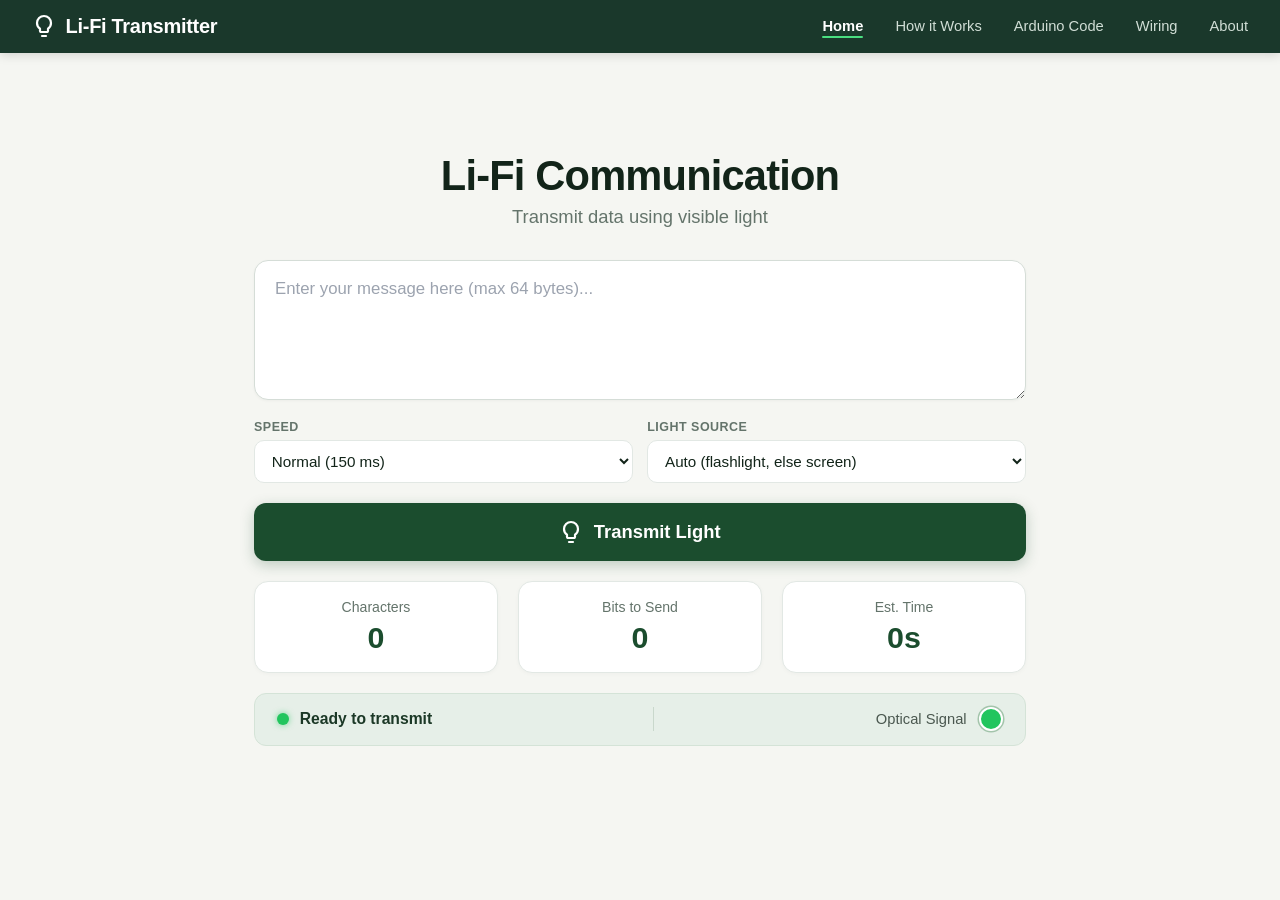
<file: lifi-transmitter-vercel-ready-updated/index.html>
<!DOCTYPE html>
<html lang="en">
<head>
  <meta charset="UTF-8">
  <meta name="viewport" content="width=device-width, initial-scale=1.0, maximum-scale=1.0, user-scalable=no">
  <title>Li-Fi Transmitter</title>
  <meta name="description" content="Transmit data using visible light to Arduino Li-Fi receiver.">
  <meta name="theme-color" content="#1a382b">
  <link rel="stylesheet" href="style.css">
  <link rel="icon" type="image/png" href="assets/LiFi-image-01.png">
</head>
<body>

  <!-- Fullscreen Strobe Overlay -->
  <div id="screen-flasher">
    <button id="screen-flasher-exit">✕ Exit Strobe</button>
  </div>

  <!-- NAVBAR -->
  <nav class="navbar">
    <a href="#" class="brand">
      <svg class="brand-icon" viewBox="0 0 24 24" fill="none" stroke="currentColor" stroke-width="2.2" stroke-linecap="round" stroke-linejoin="round">
        <path d="M9 18h6"></path>
        <path d="M10 22h4"></path>
        <path d="M12 2a7 7 0 0 0-7 7c0 2.38 1.19 4.47 3 5.74V17a1 1 0 0 0 1 1h6a1 1 0 0 0 1-1v-2.26c1.81-1.27 3-3.36 3-5.74a7 7 0 0 0-7-7z"></path>
      </svg>
      <span>Li-Fi Transmitter</span>
    </a>
    <ul class="nav-links">
      <li><a class="nav-link active" data-modal="home">Home</a></li>
      <li><a class="nav-link" data-modal="how-it-works">How it Works</a></li>
      <li><a class="nav-link" data-modal="arduino-code">Arduino Code</a></li>
      <li><a class="nav-link" data-modal="wiring">Wiring</a></li>
      <li><a class="nav-link" data-modal="about">About</a></li>
    </ul>
  </nav>

  <!-- MAIN WRAPPER -->
  <main class="main-wrapper">
    
    <!-- Hero Header -->
    <section class="hero-section">
      <h1 class="hero-title">Li-Fi Communication</h1>
      <p class="hero-subtitle">Transmit data using visible light</p>
    </section>

    <!-- Transmitter Form Area -->
    <section class="transmitter-container">
      
      <!-- Textarea Input -->
      <textarea id="message-input" class="message-box" placeholder="Enter your message here (max 64 bytes)..." maxlength="200"></textarea>

      <!-- Options -->
      <div class="options-row">
        <label class="option-group">
          <span class="option-label">Speed</span>
          <select id="speed-select" class="option-select">
            <option value="100">Fast (100 ms)</option>
            <option value="150" selected>Normal (150 ms)</option>
            <option value="250">Safe (250 ms)</option>
          </select>
        </label>
        <label class="option-group">
          <span class="option-label">Light source</span>
          <select id="mode-select" class="option-select">
            <option value="auto" selected>Auto (flashlight, else screen)</option>
            <option value="torch">Flashlight only</option>
            <option value="screen">Screen flash</option>
          </select>
        </label>
      </div>

      <!-- Transmit Light Button -->
      <button id="transmit-btn" class="btn-transmit">
        <svg viewBox="0 0 24 24" fill="none" stroke="currentColor" stroke-width="2.2" stroke-linecap="round" stroke-linejoin="round">
          <path d="M9 18h6"></path>
          <path d="M10 22h4"></path>
          <path d="M12 2a7 7 0 0 0-7 7c0 2.38 1.19 4.47 3 5.74V17a1 1 0 0 0 1 1h6a1 1 0 0 0 1-1v-2.26c1.81-1.27 3-3.36 3-5.74a7 7 0 0 0-7-7z"></path>
        </svg>
        <span id="btn-text">Transmit Light</span>
      </button>

      <button id="stop-btn" class="btn-transmit btn-stop">
        <span>✕ Stop Transmission</span>
      </button>

      <!-- Metrics Row (Characters, Bits to Send, Packets) -->
      <div class="metrics-row">
        <div class="metric-card">
          <div class="metric-label">Characters</div>
          <div id="stat-chars" class="metric-value">0</div>
        </div>
        <div class="metric-card">
          <div class="metric-label">Bits to Send</div>
          <div id="stat-bits" class="metric-value">0</div>
        </div>
        <div class="metric-card">
          <div class="metric-label">Est. Time</div>
          <div id="stat-packets" class="metric-value">0</div>
        </div>
      </div>

      <!-- Status Pill -->
      <div class="status-pill">
        <div class="status-left">
          <div id="status-dot" class="status-dot"></div>
          <span id="status-text">Ready to transmit</span>
        </div>
        <div class="status-divider"></div>
        <div class="status-right">
          <span>Optical Signal</span>
          <div id="signal-lamp" class="signal-lamp"></div>
        </div>
      </div>

      <!-- Progress Bar & Bitstream Debug -->
      <div id="progress-wrap" class="progress-wrap">
        <div id="progress-bar" class="progress-bar"></div>
      </div>
      <div id="bitstream-info" class="bitstream-info"></div>

    </section>

  </main>

  <!-- MODAL: HOW IT WORKS -->
  <div id="modal-how-it-works" class="modal-overlay">
    <div class="modal-card">
      <div class="modal-header">
        <h2 class="modal-title">How Li-Fi Transmission Works</h2>
        <button class="modal-close">&times;</button>
      </div>
      <p style="color: #4b5563; line-height: 1.6; margin-bottom: 1rem;">
        Li-Fi (Light Fidelity) sends data with visible light. Your phone flashlight (or screen) blinks in a pattern, and an LDR light sensor connected to an Arduino Uno turns the blinks back into text on a 16x2 LCD.
      </p>

      <h3 style="font-size:1.02rem; margin:1.1rem 0 0.5rem; color:#122419;">1. Your text becomes bytes</h3>
      <p style="color: #4b5563; line-height: 1.6; margin-bottom: 1rem;">
        The message is converted to UTF-8 bytes (up to <b>64 bytes</b>), so letters, numbers, symbols and spaces all work. A frame is built from: sync byte <b>0xA5</b>, a <b>length</b> byte, your <b>payload</b>, and a <b>CRC-8</b> check byte.
      </p>

      <h3 style="font-size:1.02rem; margin:1.1rem 0 0.5rem; color:#122419;">2. Bytes become light (Manchester coding)</h3>
      <ul style="color: #4b5563; line-height: 1.7; padding-left: 1.2rem; margin-bottom: 1rem;">
        <li><b>Start header:</b> light ON for 8 slots, then OFF for 2 slots. The Arduino measures the header to learn the speed automatically.</li>
        <li><b>Bit 1</b> = light ON then OFF. <b>Bit 0</b> = light OFF then ON. Every bit has a change in the middle, so the receiver re-synchronises on every bit and timing drift cannot build up.</li>
        <li>Bits are sent MSB first, 2 slots per bit, 16 slots per byte.</li>
      </ul>

      <h3 style="font-size:1.02rem; margin:1.1rem 0 0.5rem; color:#122419;">3. The Arduino decodes it</h3>
      <ul style="color: #4b5563; line-height: 1.7; padding-left: 1.2rem; margin-bottom: 1rem;">
        <li>The LDR module on <b>D2</b> is read continuously, with a 4 ms glitch filter.</li>
        <li>Light changes are timed and decoded into bits, and the receiver compensates for an LDR that turns off slower than it turns on.</li>
        <li>The LCD shows <b>each letter as it arrives</b> (<code>Receiving:</code>), then <code>LiFi Received:</code> with the full message after the CRC check passes. After <b>5 seconds</b> it goes back to <code>Waiting data...</code> for the next message.</li>
        <li>If the check fails, the LCD shows the reason (<code>Bad start</code>, <code>Lost sync</code>, <code>CRC error</code>...) instead of wrong letters.</li>
      </ul>

      <h3 style="font-size:1.02rem; margin:1.1rem 0 0.5rem; color:#122419;">Speed and transmission time</h3>
      <table style="width:100%; border-collapse:collapse; font-size:0.9rem; margin-bottom:1rem;">
        <thead><tr><th style="padding:7px 8px; text-align:left; border-bottom:2px solid #e5e7eb;">Speed</th><th style="padding:7px 8px; text-align:left; border-bottom:2px solid #e5e7eb;">Slot (T)</th><th style="padding:7px 8px; text-align:left; border-bottom:2px solid #e5e7eb;">"Hello" (5 chars)</th><th style="padding:7px 8px; text-align:left; border-bottom:2px solid #e5e7eb;">64 bytes</th></tr></thead>
        <tbody>
          <tr><td style="padding:7px 8px; border-bottom:1px solid #eef0ee;">Fast</td><td style="padding:7px 8px; border-bottom:1px solid #eef0ee;">100 ms</td><td style="padding:7px 8px; border-bottom:1px solid #eef0ee;">~14 s</td><td style="padding:7px 8px; border-bottom:1px solid #eef0ee;">~108 s</td></tr>
          <tr><td style="padding:7px 8px; border-bottom:1px solid #eef0ee;">Normal</td><td style="padding:7px 8px; border-bottom:1px solid #eef0ee;">150 ms</td><td style="padding:7px 8px; border-bottom:1px solid #eef0ee;">~21 s</td><td style="padding:7px 8px; border-bottom:1px solid #eef0ee;">~163 s</td></tr>
          <tr><td style="padding:7px 8px; border-bottom:1px solid #eef0ee;">Safe</td><td style="padding:7px 8px; border-bottom:1px solid #eef0ee;">250 ms</td><td style="padding:7px 8px; border-bottom:1px solid #eef0ee;">~35 s</td><td style="padding:7px 8px; border-bottom:1px solid #eef0ee;">~271 s</td></tr>
        </tbody>
      </table>
      <p style="color:#64746b; font-size:0.85rem; line-height:1.5;">
        Add about 3.6 s for the start countdown and lead-in. Frame length = 12 slots + 16 slots per byte (payload + 3). If you see errors, use Safe speed, dim the room and move the phone closer (2&ndash;5&nbsp;cm).
      </p>
    </div>
  </div>

  <!-- MODAL: ARDUINO CODE -->
  <div id="modal-arduino-code" class="modal-overlay">
    <div class="modal-card">
      <div class="modal-header">
        <h2 class="modal-title">Arduino Uno Receiver Code</h2>
        <button class="modal-close">&times;</button>
      </div>
      <p style="color: #4b5563; font-size: 0.9rem; line-height:1.6;">
        <b>Receiver v2.1</b> for Arduino Uno. Needs the <b>LiquidCrystal I2C</b> library (Frank de Brabander). LDR module DO &rarr; <b>D2</b>, LCD SDA &rarr; <b>A4</b>, SCL &rarr; <b>A5</b> (LCD address is auto-detected).
        First run it once with <b>CALIBRATE 1</b> to tune the LDR module (steps are at the top of the code), then set it back to 0 and upload again.
      </p>
      <button id="copy-code-btn" class="btn-copy">📋 Copy Code</button>
      <pre id="arduino-source" class="code-box">/*
  =====================================================================
  Li-Fi Receiver v2.1  -  Manchester coded, self-clocking, CRC checked
  Live letters on the LCD, full message for 5 s, then ready again
  =====================================================================
  Works with the Li-Fi Transmitter web app (any text, numbers, symbols,
  spaces, even UTF-8 bytes). Speed is detected automatically from the
  start header, so Fast / Normal / Safe speeds on the website all work.

  Hardware:
    LDR module DO  -&gt; D2        (VCC -&gt; 5V, GND -&gt; GND)
    I2C LCD 16x2   -&gt; SDA = A4, SCL = A5 (address auto-detected)

  Libraries: &quot;LiquidCrystal I2C&quot; (Frank de Brabander), Wire (built-in)

  FIRST TIME SETUP (important!):
    1. Set CALIBRATE to 1, upload, open Serial Monitor (9600).
    2. Room lighting: LCD must show DARK. Phone torch 2-5 cm from the
       LDR: LCD must show LIGHT. Turn the blue potentiometer on the LDR
       module until both are true.
    3. If it shows the opposite (LIGHT when dark), change LIGHT_LEVEL
       from LOW to HIGH.
    4. Set CALIBRATE back to 0 and upload again.

  Frame format (all bits Manchester coded, T = half-bit time):
    HEADER : light ON for 8T            -&gt; receiver measures T from this
    GAP    : light OFF for 2T
    BYTES  : 0xA5 (sync) | LEN | payload bytes... | CRC8(LEN+payload)
    bit 1  = ON then OFF   (falling edge in the middle of the bit)
    bit 0  = OFF then ON   (rising  edge in the middle of the bit)
  =====================================================================
*/

#include &lt;Wire.h&gt;
#include &lt;LiquidCrystal_I2C.h&gt;

// ------------------------- SETTINGS ---------------------------------
#define LDR_PIN       2
#define LIGHT_LEVEL   LOW     // pin level when LIGHT is detected (most LM393 LDR modules: LOW)
#define CALIBRATE     0       // 1 = sensor test mode, 0 = normal receiver
// --------------------------------------------------------------------

#define DEBOUNCE_MS   4       // ignore glitches shorter than this
#define MAX_PAYLOAD   64      // maximum message length in bytes
#define SYNC_BYTE     0xA5
#define T_MIN_MS      40      // slowest/fastest half-bit accepted
#define T_MAX_MS      400
#define GUARD_MS      1500    // darkness needed after a frame before re-arming

enum { RX_OK = 0, E_HEADER, E_TIMING, E_SYNC, E_LEN, E_CRC };

void liveShow(byte count);   // defined below (live letter display)

LiquidCrystal_I2C *lcd;

// ----- filtered sensor state -----
bool          lightOn    = false;
unsigned long lastEdgeMs = 0;     // time the last confirmed change started
bool          candActive = false;
unsigned long candMs     = 0;

// ----- frame data -----
byte          payload[MAX_PAYLOAD + 1];
byte          payloadLen = 0;
unsigned long T = 150;

bool armed = false;

// ----- edge log (printed on errors to help debugging) -----
#define EDGE_LOG_SIZE 40
unsigned long edgeT[EDGE_LOG_SIZE];
bool          edgeR[EDGE_LOG_SIZE];
byte          edgeN = 0;

// =====================================================================
//  Sensor handling
// =====================================================================
void sensorUpdate() {
  bool raw = (digitalRead(LDR_PIN) == LIGHT_LEVEL);
  if (raw == lightOn) {
    candActive = false;
    return;
  }
  unsigned long now = millis();
  if (!candActive) {
    candActive = true;
    candMs = now;
    return;
  }
  if (now - candMs &gt;= DEBOUNCE_MS) {
    lightOn = raw;
    lastEdgeMs = candMs;          // real time the change began
    candActive = false;
    digitalWrite(LED_BUILTIN, lightOn ? HIGH : LOW);
    if (edgeN &lt; EDGE_LOG_SIZE) { edgeT[edgeN] = lastEdgeMs; edgeR[edgeN] = lightOn; edgeN++; }
  }
}

void waitUntilMs(unsigned long t) {
  while ((long)(millis() - t) &lt; 0) sensorUpdate();
}

// =====================================================================
//  CRC-8 (poly 0x07, init 0x00)  - same as the website
// =====================================================================
byte crc8Update(byte crc, byte data) {
  crc ^= data;
  for (byte i = 0; i &lt; 8; i++) {
    crc = (crc &amp; 0x80) ? (byte)((crc &lt;&lt; 1) ^ 0x07) : (byte)(crc &lt;&lt; 1);
  }
  return crc;
}

// =====================================================================
//  Manchester decoding (edge based, self-calibrating)
//
//  Edges always alternate rise/fall. After a &quot;mid-bit&quot; edge the next edge
//  comes T later (a bit-boundary edge) or 2T later (the next mid-bit edge).
//  An LDR usually turns OFF slower than it turns ON, which shifts falling
//  edges later than rising edges. D = that difference. It is measured from
//  the header and then tracked, so it cancels out.
// =====================================================================
long dT;               // half-bit time (ms)
long dD;               // falling-edge delay minus rising-edge delay (ms)
unsigned long dTp;     // time of previous edge
bool dPrevMid;         // was the previous edge a mid-bit edge?

// Wait for the next confirmed light change. Returns false on timeout.
bool waitEdge(unsigned long deadline, unsigned long &amp;te, bool &amp;rising) {
  bool before = lightOn;
  while ((long)(millis() - deadline) &lt; 0) {
    sensorUpdate();
    if (lightOn != before) {
      te = lastEdgeMs;
      rising = lightOn;
      return true;
    }
  }
  return false;
}

// Returns the next decoded bit (0/1) or -1 on error.
int nextBit() {
  for (byte guard = 0; guard &lt; 3; guard++) {
    unsigned long te;
    bool rising;
    if (!waitEdge(dTp + 3UL * dT, te, rising)) return -1;

    long I  = (long)(te - dTp);                 // time since previous edge
    long Ic = rising ? (I + dD) : (I - dD);     // remove rise/fall delay difference
    long n  = (Ic + dT / 2) / dT;               // 1 -&gt; one T, 2 -&gt; two T
    if (Ic &lt; 0) n = 0;

    if (n &lt; 1 || n &gt; 2) return -1;
    if (!dPrevMid &amp;&amp; n != 1) return -1;         // after a boundary edge a mid edge must follow in T

    // refine the rise/fall delay estimate
    long sample = rising ? (n * dT - I) : (I - n * dT);
    dD += (sample - dD) / 8;

    dTp = te;
    if (dPrevMid &amp;&amp; n == 1) {                   // bit-boundary edge: not data
      dPrevMid = false;
      continue;
    }
    dPrevMid = true;                            // mid-bit edge = data
    return rising ? 0 : 1;                      // rising = 0, falling = 1
  }
  return -1;
}

int readByte() {
  byte v = 0;
  for (byte i = 0; i &lt; 8; i++) {
    int b = nextBit();
    if (b &lt; 0) return -1;
    v = (v &lt;&lt; 1) | (byte)b;
  }
  return v;
}

// tRise = time the light first turned ON (start of header)
byte receiveFrame(unsigned long tRise) {
  // ---- header: light stays ON for 8T (+ delay difference), then goes OFF ----
  while (lightOn) {
    sensorUpdate();
    if (millis() - tRise &gt; (unsigned long)T_MAX_MS * 8UL + 300UL) return E_HEADER;
  }
  unsigned long tFall = lastEdgeMs;
  long H = (long)(tFall - tRise);
  if (H &lt; (long)T_MIN_MS * 8 || H &gt; (long)T_MAX_MS * 8 + 200) return E_HEADER;
  long T0 = H / 8;

  // ---- first edge: light ON again after the 2T gap (first sync bit is 1) ----
  unsigned long te;
  bool rising;
  if (!waitEdge(tFall + 4UL * T0, te, rising)) return E_TIMING;
  long G = (long)(te - tFall);
  if (G &lt; T0 / 2 || G &gt; (T0 * 5) / 2) return E_SYNC;

  // H = 8T + D,  G = 2T - D   -&gt;   T = (H + G) / 10,  D = H - 8T
  dT = (H + G) / 10;
  dD = H - 8 * dT;
  if (dD &gt; dT) dD = dT;
  if (dD &lt; -dT) dD = -dT;
  T = (unsigned long)dT;
  dTp = te;
  dPrevMid = false;                              // that rising edge was a bit boundary

  int b = readByte();
  if (b &lt; 0) return E_TIMING;
  if (b != SYNC_BYTE) return E_SYNC;

  int len = readByte();
  if (len &lt; 0) return E_TIMING;
  if (len &lt; 1 || len &gt; MAX_PAYLOAD) return E_LEN;

  byte crc = crc8Update(0, (byte)len);
  for (int i = 0; i &lt; len; i++) {
    int v = readByte();
    if (v &lt; 0) return E_TIMING;
    payload[i] = (byte)v;
    crc = crc8Update(crc, (byte)v);
    liveShow((byte)(i + 1));
  }

  int rxCrc = readByte();
  if (rxCrc &lt; 0) return E_TIMING;
  if ((byte)rxCrc != crc) return E_CRC;

  payload[len] = 0;
  payloadLen = (byte)len;
  return RX_OK;
}

// =====================================================================
//  LCD helpers
// =====================================================================
void lcdRow(byte row, const char *s) {           // prints exactly 16 chars
  lcd-&gt;setCursor(0, row);
  byte i = 0;
  for (; s[i] &amp;&amp; i &lt; 16; i++) lcd-&gt;write(s[i]);
  for (; i &lt; 16; i++) lcd-&gt;write(' ');
}

void lcdPayloadRow(byte row, byte from) {         // 16 chars of payload from index 'from'
  lcd-&gt;setCursor(0, row);
  for (byte i = 0; i &lt; 16; i++) {
    byte idx = from + i;
    if (idx &lt; payloadLen) {
      byte c = payload[idx];
      lcd-&gt;write((c &gt;= 32 &amp;&amp; c &lt;= 126) ? c : '?');
    } else {
      lcd-&gt;write(' ');
    }
  }
}

void printEdgeLog() {
  Serial.print(F(&quot;  edges (ms from first light): &quot;));
  for (byte i = 0; i &lt; edgeN; i++) {
    Serial.print(edgeR[i] ? F(&quot;R+&quot;) : F(&quot;F+&quot;));
    Serial.print(edgeT[i] - edgeT[0]);
    Serial.print(' ');
  }
  Serial.println();
}

// Live display while a message is arriving: one new letter at a time.
// Called right after a byte is decoded (the next edge is at least T ms away,
// so the short LCD write cannot disturb the decoding).
void showReceiving() {
  lcdRow(0, &quot;Receiving:&quot;);
  lcdRow(1, &quot;&quot;);
}

void liveShow(byte count) {                      // count = letters decoded so far
  if (count &lt;= 16) {
    byte c = payload[count - 1];
    lcd-&gt;setCursor(count - 1, 1);
    lcd-&gt;write((c &gt;= 32 &amp;&amp; c &lt;= 126) ? c : '?');
  } else {                                       // scroll: show the last 16 letters
    lcd-&gt;setCursor(0, 1);
    for (byte i = count - 16; i &lt; count; i++) {
      byte c = payload[i];
      lcd-&gt;write((c &gt;= 32 &amp;&amp; c &lt;= 126) ? c : '?');
    }
  }
}

void showWaiting() {
  lcdRow(0, &quot;LiFi Receiver&quot;);
  lcdRow(1, &quot;Waiting data...&quot;);
}

void showPage(byte page) {
  if (payloadLen &lt;= 16) {
    lcdRow(0, &quot;LiFi Received:&quot;);
    lcdPayloadRow(1, 0);
  } else {
    lcdPayloadRow(0, page * 32);
    lcdPayloadRow(1, page * 32 + 16);
  }
}

void showError(byte e) {
  char line[17];
  const char *name = &quot;Unknown&quot;;
  switch (e) {
    case E_HEADER: name = &quot;Bad start&quot;;  break;
    case E_TIMING: name = &quot;Lost sync&quot;;  break;
    case E_SYNC:   name = &quot;No sync&quot;;    break;
    case E_LEN:    name = &quot;Bad length&quot;; break;
    case E_CRC:    name = &quot;CRC error&quot;;  break;
  }
  snprintf(line, sizeof(line), &quot;ERR: %s&quot;, name);
  lcdRow(0, line);
  lcdRow(1, &quot;Send again...&quot;);
}

// =====================================================================
//  Re-arm: wait until it has been dark for GUARD_MS
// =====================================================================
void waitForQuiet() {
  // Longest dark stretch inside a frame is about 2T, so 3T + 300 ms is safe
  unsigned long guard = 3UL * T + 300UL;
  if (guard &gt; GUARD_MS) guard = GUARD_MS;
  unsigned long darkSince = millis();
  while (true) {
    sensorUpdate();
    if (lightOn) darkSince = millis();
    else if (millis() - darkSince &gt;= guard) break;
  }
}

// Wait 'ms' milliseconds; returns true early if a new transmission starts.
bool holdMs(unsigned long ms) {
  unsigned long t = millis();
  while (millis() - t &lt; ms) {
    sensorUpdate();
    if (lightOn) return true;
  }
  return false;
}

// =====================================================================
//  Setup
// =====================================================================
byte findLcdAddress() {
  const byte list[] = {0x27, 0x3F, 0x26, 0x20, 0x38};
  for (byte i = 0; i &lt; sizeof(list); i++) {
    Wire.beginTransmission(list[i]);
    if (Wire.endTransmission() == 0) return list[i];
  }
  return 0x27;
}

void setup() {
  pinMode(LDR_PIN, INPUT);
  pinMode(LED_BUILTIN, OUTPUT);
  Serial.begin(9600);
  Wire.begin();

  byte addr = findLcdAddress();
  lcd = new LiquidCrystal_I2C(addr, 16, 2);
  lcd-&gt;init();
  lcd-&gt;backlight();
  lcd-&gt;clear();

  lightOn = (digitalRead(LDR_PIN) == LIGHT_LEVEL);
  lastEdgeMs = millis();

  Serial.println(F(&quot;==========================================&quot;));
  Serial.println(F(&quot; Li-Fi Receiver v2 (Manchester + CRC)&quot;));
  Serial.print(F(&quot; LCD address: 0x&quot;));
  Serial.println(addr, HEX);
#if CALIBRATE
  Serial.println(F(&quot; MODE: CALIBRATION (set CALIBRATE 0 when done)&quot;));
#endif
  Serial.println(F(&quot;==========================================&quot;));

#if !CALIBRATE
  showWaiting();
#endif
}

// =====================================================================
//  Main loop
// =====================================================================
void loop() {
#if CALIBRATE
  // ---- Sensor test: shows LIGHT / DARK live ----
  static int lastShown = -1;
  sensorUpdate();
  if ((int)lightOn != lastShown) {
    lastShown = lightOn;
    lcdRow(0, &quot;SENSOR TEST MODE&quot;);
    lcdRow(1, lightOn ? &quot;State: LIGHT&quot; : &quot;State: DARK&quot;);
    Serial.println(lightOn ? F(&quot;LIGHT&quot;) : F(&quot;DARK&quot;));
  }
#else
  sensorUpdate();

  // Must see darkness first, so a lamp that is already on never triggers us.
  if (!lightOn) {
    if (!armed &amp;&amp; millis() - lastEdgeMs &gt; 300) armed = true;
    return;
  }
  if (!armed) return;

  // Light just turned ON -&gt; start of a frame header
  armed = false;
  unsigned long tRise = lastEdgeMs;
  edgeN = 1;                       // keep the header rise already logged
  edgeT[0] = tRise; edgeR[0] = true;
  T = 150;
  showReceiving();                 // header lasts &gt;= 0.8 s, plenty of time for this
  byte result = receiveFrame(tRise);

  if (result == RX_OK) {
    Serial.print(F(&quot;RX OK  T=&quot;));
    Serial.print(T);
    Serial.print(F(&quot;ms  len=&quot;));
    Serial.print(payloadLen);
    Serial.print(F(&quot;  msg: &quot;));
    Serial.write(payload, payloadLen);
    Serial.println();

    // Full message on the LCD, then back to &quot;Waiting&quot; after 5 seconds
    showPage(0);
    waitForQuiet();

    bool newMsg = false;
    byte pages = (payloadLen + 31) / 32;
    if (payloadLen &gt; 16) {                       // long message: 32-letter pages
      for (byte p = 1; p &lt; pages &amp;&amp; !newMsg; p++) {
        newMsg = holdMs(3000);
        if (!newMsg) showPage(p);
      }
    }
    if (!newMsg) newMsg = holdMs(5000);
    if (!newMsg) showWaiting();                  // ready for the next message
  } else {
    Serial.print(F(&quot;RX ERROR code &quot;));
    Serial.print(result);
    Serial.print(F(&quot;  (T=&quot;));
    Serial.print(T);
    Serial.println(F(&quot;ms)&quot;));
    printEdgeLog();
    showError(result);
    waitForQuiet();
    if (!holdMs(3000)) showWaiting();
  }
  armed = true;
#endif
}
</pre>
    </div>
  </div>

  <!-- MODAL: WIRING -->
  <div id="modal-wiring" class="modal-overlay">
    <div class="modal-card">
      <div class="modal-header">
        <h2 class="modal-title">Hardware Wiring Connections</h2>
        <button class="modal-close">&times;</button>
      </div>
      <table style="width: 100%; border-collapse: collapse; margin-top: 0.5rem; font-size: 0.95rem;">
        <thead>
          <tr style="border-bottom: 2px solid #e5e7eb; text-align: left;">
            <th style="padding: 8px;">Device Pin</th>
            <th style="padding: 8px;">Arduino Uno Pin</th>
          </tr>
        </thead>
        <tbody style="line-height: 1.8;">
          <tr>
            <td><b>LDR VCC (+)</b></td>
            <td style="color: #1b4d2e; font-weight: 600;">5V</td>
          </tr>
          <tr>
            <td><b>LDR GND (-)</b></td>
            <td style="color: #1b4d2e; font-weight: 600;">GND</td>
          </tr>
          <tr>
            <td><b>LDR OUT / DO / S</b></td>
            <td style="color: #1b4d2e; font-weight: 700;">Digital Pin 2 (D2)</td>
          </tr>
          <tr style="border-top: 1px solid #e5e7eb;">
            <td><b>LCD GND</b></td>
            <td style="color: #1b4d2e; font-weight: 600;">GND</td>
          </tr>
          <tr>
            <td><b>LCD VCC</b></td>
            <td style="color: #1b4d2e; font-weight: 600;">5V</td>
          </tr>
          <tr>
            <td><b>LCD SDA</b></td>
            <td style="color: #1b4d2e; font-weight: 700;">Analog Pin A4</td>
          </tr>
          <tr>
            <td><b>LCD SCL</b></td>
            <td style="color: #1b4d2e; font-weight: 700;">Analog Pin A5</td>
          </tr>
        </tbody>
      </table>
      <p style="color:#4b5563; font-size:0.9rem; line-height:1.6; margin-top:1rem;">
        <b>Tip:</b> dim the room, place the phone flashlight (or screen) 2&ndash;5&nbsp;cm from the LDR, and turn the blue potentiometer on the LDR module until its DO LED lights only when the phone light is on.
      </p>
    </div>
  </div>

  <!-- MODAL: ABOUT -->
  <div id="modal-about" class="modal-overlay">
    <div class="modal-card">
      <div class="modal-header">
        <h2 class="modal-title">About Li-Fi Transmitter</h2>
        <button class="modal-close">&times;</button>
      </div>
      <!-- TEAM MEMBERS -->
      <h3 style="font-size: 0.95rem; font-weight: 700; color: #1b4d2e; margin-bottom: 0.5rem; text-transform: uppercase; letter-spacing: 0.5px;">Team Members</h3>
      <div style="background: #f0f7f3; border: 1px solid #d4e3d7; border-radius: 10px; padding: 10px 16px; margin-bottom: 1.25rem;">
        <table style="width: 100%; border-collapse: collapse; font-size: 0.9rem;">
          <thead>
            <tr style="border-bottom: 1.5px solid #d4e3d7; font-size: 0.8rem; color: #1b4d2e; text-transform: uppercase; letter-spacing: 0.5px;">
              <th style="padding: 4px 4px 8px; text-align: left; font-weight: 700;">Name</th>
              <th style="padding: 4px 4px 8px; text-align: right; font-weight: 700; white-space: nowrap;">Roll Number</th>
            </tr>
          </thead>
          <tbody>
            <tr style="border-bottom: 1px solid #e2ece6;">
              <td style="padding: 6px 4px; font-weight: 600; color: #122419;">VELPURI THANISHK</td>
              <td style="padding: 6px 4px; text-align: right; font-family: var(--font-mono, monospace); font-weight: 600; color: #1b4d2e; white-space: nowrap;">24116111</td>
            </tr>
            <tr style="border-bottom: 1px solid #e2ece6;">
              <td style="padding: 6px 4px; font-weight: 600; color: #122419;">THOTAKURA GEETHA KRISHNA</td>
              <td style="padding: 6px 4px; text-align: right; font-family: var(--font-mono, monospace); font-weight: 600; color: #1b4d2e; white-space: nowrap;">24116101</td>
            </tr>
            <tr>
              <td style="padding: 6px 4px; font-weight: 600; color: #122419;">SURABATHULA NIKHILESH</td>
              <td style="padding: 6px 4px; text-align: right; font-family: var(--font-mono, monospace); font-weight: 600; color: #1b4d2e; white-space: nowrap;">24116096</td>
            </tr>
          </tbody>
        </table>
      </div>
      <p style="color: #4b5563; line-height: 1.6; margin-bottom: 1rem;">
        <b>Li-Fi Transmitter</b> is a web app that sends text to an Arduino Uno receiver using visible light. It works with the phone camera flashlight (Torch API, Android Chrome) or a full-screen white/black flash on any phone or computer.
      </p>
      <table style="width:100%; border-collapse:collapse; font-size:0.9rem; margin-bottom:1rem;">
        <tbody>
          <tr><td style="padding:7px 8px; border-bottom:1px solid #eef0ee;"><b>Protocol</b></td><td style="padding:7px 8px; border-bottom:1px solid #eef0ee;">Manchester coded frame: header, sync 0xA5, length, payload, CRC-8</td></tr>
          <tr><td style="padding:7px 8px; border-bottom:1px solid #eef0ee;"><b>Message size</b></td><td style="padding:7px 8px; border-bottom:1px solid #eef0ee;">Up to 64 bytes (UTF-8: text, numbers, symbols)</td></tr>
          <tr><td style="padding:7px 8px; border-bottom:1px solid #eef0ee;"><b>Speeds</b></td><td style="padding:7px 8px; border-bottom:1px solid #eef0ee;">Fast 100 ms, Normal 150 ms, Safe 250 ms per slot (auto-detected by the receiver)</td></tr>
          <tr><td style="padding:7px 8px; border-bottom:1px solid #eef0ee;"><b>Light source</b></td><td style="padding:7px 8px; border-bottom:1px solid #eef0ee;">Flashlight, screen flash, or Auto</td></tr>
          <tr><td style="padding:7px 8px; border-bottom:1px solid #eef0ee;"><b>Receiver</b></td><td style="padding:7px 8px; border-bottom:1px solid #eef0ee;">Arduino Uno, LDR module (D2), 16x2 I2C LCD</td></tr>
          <tr><td style="padding:7px 8px; border-bottom:1px solid #eef0ee;"><b>Error checking</b></td><td style="padding:7px 8px; border-bottom:1px solid #eef0ee;">CRC-8 on every message</td></tr>
        </tbody>
      </table>
      <p style="color:#64746b; font-size:0.85rem; line-height:1.5;">
        Keep the screen on and this tab open while transmitting. Camera permission is only used to control the flashlight; no video is recorded or sent anywhere.
      </p>
    </div>
  </div>

  <script src="app.js?v=6"></script>
</body>
</html>
</file>
<file: lifi-transmitter-vercel-ready-updated/style.css>
:root {
  --nav-bg: #1a382b;
  --nav-text: #e2ece6;
  --nav-active: #4ade80;
  --page-bg: #f5f6f2;
  --card-bg: #ffffff;
  --card-border: #e2e8e4;
  --text-primary: #122419;
  --text-muted: #64746b;
  --btn-green: #1b4d2e;
  --btn-green-hover: #143d24;
  --status-pill-bg: #e6efe8;
  --status-pill-border: #d4e3d7;
  --status-text: #1b3826;
  --active-green: #22c55e;
  --font-sans: -apple-system, BlinkMacSystemFont, "Segoe UI", Roboto, "Helvetica Neue", Arial, sans-serif;
  --font-mono: "SF Mono", Consolas, Menlo, Monaco, monospace;
}

* {
  box-sizing: border-box;
  margin: 0;
  padding: 0;
}

body {
  font-family: var(--font-sans);
  background-color: var(--page-bg);
  color: var(--text-primary);
  min-height: 100vh;
  display: flex;
  flex-direction: column;
}

/* NAVBAR */
.navbar {
  background-color: var(--nav-bg);
  color: var(--nav-text);
  padding: 0.9rem 2rem;
  display: flex;
  justify-content: space-between;
  align-items: center;
  box-shadow: 0 2px 10px rgba(0, 0, 0, 0.15);
}

.brand {
  display: flex;
  align-items: center;
  gap: 0.6rem;
  font-size: 1.25rem;
  font-weight: 700;
  color: #ffffff;
  text-decoration: none;
  letter-spacing: -0.3px;
}

.brand-icon {
  width: 24px;
  height: 24px;
  stroke: #ffffff;
}

.nav-links {
  display: flex;
  list-style: none;
  gap: 2rem;
  align-items: center;
}

.nav-link {
  color: #d1ded6;
  text-decoration: none;
  font-size: 0.92rem;
  font-weight: 500;
  cursor: pointer;
  position: relative;
  padding-bottom: 4px;
  transition: color 0.2s ease;
}

.nav-link:hover {
  color: #ffffff;
}

.nav-link.active {
  color: #ffffff;
  font-weight: 600;
}

.nav-link.active::after {
  content: '';
  position: absolute;
  bottom: 0;
  left: 0;
  width: 100%;
  height: 2px;
  background-color: var(--nav-active);
  border-radius: 2px;
}

/* MAIN CONTAINER */
.main-wrapper {
  flex: 1;
  display: flex;
  flex-direction: column;
  align-items: center;
  justify-content: center;
  padding: 2.5rem 1.5rem 3.5rem;
  max-width: 820px;
  margin: 0 auto;
  width: 100%;
}

/* HERO TITLE */
.hero-section {
  text-align: center;
  margin-bottom: 2rem;
}

.hero-title {
  font-size: 2.6rem;
  font-weight: 800;
  color: var(--text-primary);
  margin-bottom: 0.4rem;
  letter-spacing: -0.8px;
}

.hero-subtitle {
  font-size: 1.15rem;
  color: var(--text-muted);
  font-weight: 400;
}

/* TRANSMITTER FORM CARD */
.transmitter-container {
  width: 100%;
  display: flex;
  flex-direction: column;
  gap: 1.25rem;
}

.message-box {
  width: 100%;
  height: 140px;
  background: var(--card-bg);
  border: 1.5px solid #d5ddd7;
  border-radius: 14px;
  padding: 1.1rem 1.25rem;
  font-size: 1.05rem;
  font-family: inherit;
  color: var(--text-primary);
  outline: none;
  resize: vertical;
  transition: border-color 0.2s ease, box-shadow 0.2s ease;
  box-shadow: 0 1px 3px rgba(0, 0, 0, 0.04);
}

.message-box:focus {
  border-color: #1e663a;
  box-shadow: 0 0 0 3px rgba(30, 102, 58, 0.12);
}

.message-box::placeholder {
  color: #9ca3af;
}

/* TRANSMIT BUTTON */
.btn-transmit {
  width: 100%;
  background-color: var(--btn-green);
  color: #ffffff;
  border: none;
  border-radius: 12px;
  padding: 1.05rem 1.5rem;
  font-size: 1.15rem;
  font-weight: 700;
  cursor: pointer;
  display: flex;
  align-items: center;
  justify-content: center;
  gap: 0.65rem;
  transition: all 0.2s ease;
  box-shadow: 0 4px 14px rgba(27, 77, 46, 0.25);
}

.btn-transmit:hover:not(:disabled) {
  background-color: var(--btn-green-hover);
  transform: translateY(-1px);
  box-shadow: 0 6px 18px rgba(27, 77, 46, 0.35);
}

.btn-transmit:active:not(:disabled) {
  transform: translateY(1px);
}

.btn-transmit:disabled {
  opacity: 0.6;
  cursor: not-allowed;
}

.btn-transmit svg {
  width: 24px;
  height: 24px;
  stroke: #ffffff;
}

.btn-stop {
  background-color: #b91c1c;
  display: none;
}

.btn-stop:hover {
  background-color: #991b1b;
}

/* METRICS STATS ROW */
.metrics-row {
  display: grid;
  grid-template-columns: repeat(3, 1fr);
  gap: 1.25rem;
}

.metric-card {
  background: var(--card-bg);
  border: 1.5px solid var(--card-border);
  border-radius: 14px;
  padding: 1.1rem 1rem;
  text-align: center;
  box-shadow: 0 1px 4px rgba(0, 0, 0, 0.03);
}

.metric-label {
  font-size: 0.88rem;
  color: var(--text-muted);
  font-weight: 500;
  margin-bottom: 0.35rem;
}

.metric-value {
  font-size: 1.9rem;
  font-weight: 800;
  color: var(--btn-green);
  line-height: 1.1;
  font-variant-numeric: tabular-nums;
}

/* STATUS BANNER */
.status-pill {
  background-color: var(--status-pill-bg);
  border: 1px solid var(--status-pill-border);
  border-radius: 12px;
  padding: 0.85rem 1.4rem;
  display: flex;
  align-items: center;
  justify-content: space-between;
  width: 100%;
}

.status-left {
  display: flex;
  align-items: center;
  gap: 0.65rem;
  font-weight: 700;
  color: var(--status-text);
  font-size: 0.98rem;
}

.status-dot {
  width: 12px;
  height: 12px;
  border-radius: 50%;
  background-color: var(--active-green);
  box-shadow: 0 0 6px rgba(34, 197, 94, 0.6);
  transition: all 0.2s ease;
}

.status-dot.pulsing {
  background-color: #f59e0b;
  box-shadow: 0 0 10px #f59e0b;
  animation: pulse-dot 0.6s infinite alternate;
}

@keyframes pulse-dot {
  from { transform: scale(0.85); opacity: 0.7; }
  to { transform: scale(1.25); opacity: 1; }
}

.status-divider {
  width: 1px;
  height: 24px;
  background-color: #c9d8cc;
}

.status-right {
  display: flex;
  align-items: center;
  gap: 0.75rem;
  font-size: 0.92rem;
  color: #4b5850;
  font-weight: 500;
}

/* OPTICAL SIGNAL LAMP */
.signal-lamp {
  width: 24px;
  height: 24px;
  border-radius: 50%;
  background-color: var(--active-green);
  border: 2px solid #ffffff;
  box-shadow: 0 0 0 1.5px #a3c4ab;
  transition: all 0.08s ease-out;
}

.signal-lamp.active-light {
  background-color: #ffffff;
  box-shadow: 
    0 0 0 2px #22c55e,
    0 0 15px #22c55e,
    0 0 25px rgba(34, 197, 94, 0.8);
  transform: scale(1.15);
}

/* PROGRESS BAR */
.progress-wrap {
  width: 100%;
  height: 6px;
  background: #e2e8e4;
  border-radius: 9999px;
  overflow: hidden;
  display: none;
}

.progress-wrap.active {
  display: block;
}

.progress-bar {
  height: 100%;
  width: 0%;
  background: var(--btn-green);
  transition: width 0.15s ease;
}

/* BITSTREAM DEBUG TEXT */
.bitstream-info {
  font-family: var(--font-mono);
  font-size: 0.82rem;
  color: #556259;
  text-align: center;
  min-height: 1.2rem;
}

/* FULLSCREEN STROBE LAYER (for Screen Light) */
#screen-flasher {
  position: fixed;
  top: 0;
  left: 0;
  width: 100vw;
  height: 100vh;
  z-index: 999999;
  display: none;
  background: #000000;
}

#screen-flasher.active {
  display: block;
}

#screen-flasher-exit {
  position: absolute;
  top: 20px;
  right: 20px;
  background: rgba(0, 0, 0, 0.75);
  color: #ffffff;
  border: 1px solid rgba(255, 255, 255, 0.4);
  padding: 8px 16px;
  border-radius: 20px;
  font-size: 14px;
  cursor: pointer;
}

/* MODAL DIALOGS FOR NAV ITEMS */
.modal-overlay {
  position: fixed;
  top: 0;
  left: 0;
  width: 100vw;
  height: 100vh;
  background: rgba(0, 0, 0, 0.6);
  backdrop-filter: blur(4px);
  z-index: 10000;
  display: none;
  align-items: center;
  justify-content: center;
  padding: 1.5rem;
}

.modal-overlay.active {
  display: flex;
}

.modal-card {
  background: #ffffff;
  border-radius: 16px;
  max-width: 680px;
  width: 100%;
  max-height: 85vh;
  overflow-y: auto;
  padding: 1.8rem;
  box-shadow: 0 20px 40px rgba(0, 0, 0, 0.25);
  position: relative;
}

.modal-header {
  display: flex;
  justify-content: space-between;
  align-items: center;
  margin-bottom: 1.25rem;
  border-bottom: 1px solid #e5e7eb;
  padding-bottom: 0.85rem;
}

.modal-title {
  font-size: 1.35rem;
  font-weight: 700;
  color: var(--text-primary);
}

.modal-close {
  background: none;
  border: none;
  font-size: 1.5rem;
  cursor: pointer;
  color: #6b7280;
  line-height: 1;
}

.code-box {
  background: #0f172a;
  color: #e2e8f0;
  padding: 1rem;
  border-radius: 8px;
  font-family: var(--font-mono);
  font-size: 0.82rem;
  overflow-x: auto;
  line-height: 1.5;
  margin-top: 0.75rem;
}

.btn-copy {
  background: var(--btn-green);
  color: #fff;
  border: none;
  padding: 0.4rem 0.85rem;
  border-radius: 6px;
  font-size: 0.8rem;
  font-weight: 600;
  cursor: pointer;
  margin-top: 0.5rem;
}

/* RESPONSIVE */
@media (max-width: 640px) {
  .navbar {
    padding: 0.8rem 1rem;
    flex-direction: column;
    gap: 0.75rem;
  }
  .nav-links {
    gap: 1.1rem;
    font-size: 0.82rem;
    flex-wrap: wrap;
    justify-content: center;
  }
  .hero-title {
    font-size: 2rem;
  }
  .metrics-row {
    gap: 0.75rem;
  }
  .metric-value {
    font-size: 1.5rem;
  }
}

/* OPTIONS ROW (speed / light source) */
.options-row {
  display: flex;
  gap: 0.9rem;
  flex-wrap: wrap;
}

.option-group {
  flex: 1 1 200px;
  display: flex;
  flex-direction: column;
  gap: 0.35rem;
}

.option-label {
  font-size: 0.78rem;
  font-weight: 600;
  color: var(--text-muted);
  text-transform: uppercase;
  letter-spacing: 0.04em;
}

.option-select {
  width: 100%;
  padding: 0.7rem 0.8rem;
  font-size: 0.95rem;
  font-family: var(--font-sans);
  color: var(--text-primary);
  background: var(--card-bg);
  border: 1px solid var(--card-border);
  border-radius: 10px;
}

.option-select:focus {
  outline: none;
  border-color: var(--active-green);
}
</file>
<file: lifi-transmitter-vercel-ready/style.css>
:root {
  --nav-bg: #1a382b;
  --nav-text: #e2ece6;
  --nav-active: #4ade80;
  --page-bg: #f5f6f2;
  --card-bg: #ffffff;
  --card-border: #e2e8e4;
  --text-primary: #122419;
  --text-muted: #64746b;
  --btn-green: #1b4d2e;
  --btn-green-hover: #143d24;
  --status-pill-bg: #e6efe8;
  --status-pill-border: #d4e3d7;
  --status-text: #1b3826;
  --active-green: #22c55e;
  --font-sans: -apple-system, BlinkMacSystemFont, "Segoe UI", Roboto, "Helvetica Neue", Arial, sans-serif;
  --font-mono: "SF Mono", Consolas, Menlo, Monaco, monospace;
}

* {
  box-sizing: border-box;
  margin: 0;
  padding: 0;
}

body {
  font-family: var(--font-sans);
  background-color: var(--page-bg);
  color: var(--text-primary);
  min-height: 100vh;
  display: flex;
  flex-direction: column;
}

/* NAVBAR */
.navbar {
  background-color: var(--nav-bg);
  color: var(--nav-text);
  padding: 0.9rem 2rem;
  display: flex;
  justify-content: space-between;
  align-items: center;
  box-shadow: 0 2px 10px rgba(0, 0, 0, 0.15);
}

.brand {
  display: flex;
  align-items: center;
  gap: 0.6rem;
  font-size: 1.25rem;
  font-weight: 700;
  color: #ffffff;
  text-decoration: none;
  letter-spacing: -0.3px;
}

.brand-icon {
  width: 24px;
  height: 24px;
  stroke: #ffffff;
}

.nav-links {
  display: flex;
  list-style: none;
  gap: 2rem;
  align-items: center;
}

.nav-link {
  color: #d1ded6;
  text-decoration: none;
  font-size: 0.92rem;
  font-weight: 500;
  cursor: pointer;
  position: relative;
  padding-bottom: 4px;
  transition: color 0.2s ease;
}

.nav-link:hover {
  color: #ffffff;
}

.nav-link.active {
  color: #ffffff;
  font-weight: 600;
}

.nav-link.active::after {
  content: '';
  position: absolute;
  bottom: 0;
  left: 0;
  width: 100%;
  height: 2px;
  background-color: var(--nav-active);
  border-radius: 2px;
}

/* MAIN CONTAINER */
.main-wrapper {
  flex: 1;
  display: flex;
  flex-direction: column;
  align-items: center;
  justify-content: center;
  padding: 2.5rem 1.5rem 3.5rem;
  max-width: 820px;
  margin: 0 auto;
  width: 100%;
}

/* HERO TITLE */
.hero-section {
  text-align: center;
  margin-bottom: 2rem;
}

.hero-title {
  font-size: 2.6rem;
  font-weight: 800;
  color: var(--text-primary);
  margin-bottom: 0.4rem;
  letter-spacing: -0.8px;
}

.hero-subtitle {
  font-size: 1.15rem;
  color: var(--text-muted);
  font-weight: 400;
}

/* TRANSMITTER FORM CARD */
.transmitter-container {
  width: 100%;
  display: flex;
  flex-direction: column;
  gap: 1.25rem;
}

.message-box {
  width: 100%;
  height: 140px;
  background: var(--card-bg);
  border: 1.5px solid #d5ddd7;
  border-radius: 14px;
  padding: 1.1rem 1.25rem;
  font-size: 1.05rem;
  font-family: inherit;
  color: var(--text-primary);
  outline: none;
  resize: vertical;
  transition: border-color 0.2s ease, box-shadow 0.2s ease;
  box-shadow: 0 1px 3px rgba(0, 0, 0, 0.04);
}

.message-box:focus {
  border-color: #1e663a;
  box-shadow: 0 0 0 3px rgba(30, 102, 58, 0.12);
}

.message-box::placeholder {
  color: #9ca3af;
}

/* TRANSMIT BUTTON */
.btn-transmit {
  width: 100%;
  background-color: var(--btn-green);
  color: #ffffff;
  border: none;
  border-radius: 12px;
  padding: 1.05rem 1.5rem;
  font-size: 1.15rem;
  font-weight: 700;
  cursor: pointer;
  display: flex;
  align-items: center;
  justify-content: center;
  gap: 0.65rem;
  transition: all 0.2s ease;
  box-shadow: 0 4px 14px rgba(27, 77, 46, 0.25);
}

.btn-transmit:hover:not(:disabled) {
  background-color: var(--btn-green-hover);
  transform: translateY(-1px);
  box-shadow: 0 6px 18px rgba(27, 77, 46, 0.35);
}

.btn-transmit:active:not(:disabled) {
  transform: translateY(1px);
}

.btn-transmit:disabled {
  opacity: 0.6;
  cursor: not-allowed;
}

.btn-transmit svg {
  width: 24px;
  height: 24px;
  stroke: #ffffff;
}

.btn-stop {
  background-color: #b91c1c;
  display: none;
}

.btn-stop:hover {
  background-color: #991b1b;
}

/* METRICS STATS ROW */
.metrics-row {
  display: grid;
  grid-template-columns: repeat(3, 1fr);
  gap: 1.25rem;
}

.metric-card {
  background: var(--card-bg);
  border: 1.5px solid var(--card-border);
  border-radius: 14px;
  padding: 1.1rem 1rem;
  text-align: center;
  box-shadow: 0 1px 4px rgba(0, 0, 0, 0.03);
}

.metric-label {
  font-size: 0.88rem;
  color: var(--text-muted);
  font-weight: 500;
  margin-bottom: 0.35rem;
}

.metric-value {
  font-size: 1.9rem;
  font-weight: 800;
  color: var(--btn-green);
  line-height: 1.1;
  font-variant-numeric: tabular-nums;
}

/* STATUS BANNER */
.status-pill {
  background-color: var(--status-pill-bg);
  border: 1px solid var(--status-pill-border);
  border-radius: 12px;
  padding: 0.85rem 1.4rem;
  display: flex;
  align-items: center;
  justify-content: space-between;
  width: 100%;
}

.status-left {
  display: flex;
  align-items: center;
  gap: 0.65rem;
  font-weight: 700;
  color: var(--status-text);
  font-size: 0.98rem;
}

.status-dot {
  width: 12px;
  height: 12px;
  border-radius: 50%;
  background-color: var(--active-green);
  box-shadow: 0 0 6px rgba(34, 197, 94, 0.6);
  transition: all 0.2s ease;
}

.status-dot.pulsing {
  background-color: #f59e0b;
  box-shadow: 0 0 10px #f59e0b;
  animation: pulse-dot 0.6s infinite alternate;
}

@keyframes pulse-dot {
  from { transform: scale(0.85); opacity: 0.7; }
  to { transform: scale(1.25); opacity: 1; }
}

.status-divider {
  width: 1px;
  height: 24px;
  background-color: #c9d8cc;
}

.status-right {
  display: flex;
  align-items: center;
  gap: 0.75rem;
  font-size: 0.92rem;
  color: #4b5850;
  font-weight: 500;
}

/* OPTICAL SIGNAL LAMP */
.signal-lamp {
  width: 24px;
  height: 24px;
  border-radius: 50%;
  background-color: var(--active-green);
  border: 2px solid #ffffff;
  box-shadow: 0 0 0 1.5px #a3c4ab;
  transition: all 0.08s ease-out;
}

.signal-lamp.active-light {
  background-color: #ffffff;
  box-shadow: 
    0 0 0 2px #22c55e,
    0 0 15px #22c55e,
    0 0 25px rgba(34, 197, 94, 0.8);
  transform: scale(1.15);
}

/* PROGRESS BAR */
.progress-wrap {
  width: 100%;
  height: 6px;
  background: #e2e8e4;
  border-radius: 9999px;
  overflow: hidden;
  display: none;
}

.progress-wrap.active {
  display: block;
}

.progress-bar {
  height: 100%;
  width: 0%;
  background: var(--btn-green);
  transition: width 0.15s ease;
}

/* BITSTREAM DEBUG TEXT */
.bitstream-info {
  font-family: var(--font-mono);
  font-size: 0.82rem;
  color: #556259;
  text-align: center;
  min-height: 1.2rem;
}

/* FULLSCREEN STROBE LAYER (for Screen Light) */
#screen-flasher {
  position: fixed;
  top: 0;
  left: 0;
  width: 100vw;
  height: 100vh;
  z-index: 999999;
  display: none;
  background: #000000;
}

#screen-flasher.active {
  display: block;
}

#screen-flasher-exit {
  position: absolute;
  top: 20px;
  right: 20px;
  background: rgba(0, 0, 0, 0.75);
  color: #ffffff;
  border: 1px solid rgba(255, 255, 255, 0.4);
  padding: 8px 16px;
  border-radius: 20px;
  font-size: 14px;
  cursor: pointer;
}

/* MODAL DIALOGS FOR NAV ITEMS */
.modal-overlay {
  position: fixed;
  top: 0;
  left: 0;
  width: 100vw;
  height: 100vh;
  background: rgba(0, 0, 0, 0.6);
  backdrop-filter: blur(4px);
  z-index: 10000;
  display: none;
  align-items: center;
  justify-content: center;
  padding: 1.5rem;
}

.modal-overlay.active {
  display: flex;
}

.modal-card {
  background: #ffffff;
  border-radius: 16px;
  max-width: 680px;
  width: 100%;
  max-height: 85vh;
  overflow-y: auto;
  padding: 1.8rem;
  box-shadow: 0 20px 40px rgba(0, 0, 0, 0.25);
  position: relative;
}

.modal-header {
  display: flex;
  justify-content: space-between;
  align-items: center;
  margin-bottom: 1.25rem;
  border-bottom: 1px solid #e5e7eb;
  padding-bottom: 0.85rem;
}

.modal-title {
  font-size: 1.35rem;
  font-weight: 700;
  color: var(--text-primary);
}

.modal-close {
  background: none;
  border: none;
  font-size: 1.5rem;
  cursor: pointer;
  color: #6b7280;
  line-height: 1;
}

.code-box {
  background: #0f172a;
  color: #e2e8f0;
  padding: 1rem;
  border-radius: 8px;
  font-family: var(--font-mono);
  font-size: 0.82rem;
  overflow-x: auto;
  line-height: 1.5;
  margin-top: 0.75rem;
}

.btn-copy {
  background: var(--btn-green);
  color: #fff;
  border: none;
  padding: 0.4rem 0.85rem;
  border-radius: 6px;
  font-size: 0.8rem;
  font-weight: 600;
  cursor: pointer;
  margin-top: 0.5rem;
}

/* RESPONSIVE */
@media (max-width: 640px) {
  .navbar {
    padding: 0.8rem 1rem;
    flex-direction: column;
    gap: 0.75rem;
  }
  .nav-links {
    gap: 1.1rem;
    font-size: 0.82rem;
    flex-wrap: wrap;
    justify-content: center;
  }
  .hero-title {
    font-size: 2rem;
  }
  .metrics-row {
    gap: 0.75rem;
  }
  .metric-value {
    font-size: 1.5rem;
  }
}

/* OPTIONS ROW (speed / light source) */
.options-row {
  display: flex;
  gap: 0.9rem;
  flex-wrap: wrap;
}

.option-group {
  flex: 1 1 200px;
  display: flex;
  flex-direction: column;
  gap: 0.35rem;
}

.option-label {
  font-size: 0.78rem;
  font-weight: 600;
  color: var(--text-muted);
  text-transform: uppercase;
  letter-spacing: 0.04em;
}

.option-select {
  width: 100%;
  padding: 0.7rem 0.8rem;
  font-size: 0.95rem;
  font-family: var(--font-sans);
  color: var(--text-primary);
  background: var(--card-bg);
  border: 1px solid var(--card-border);
  border-radius: 10px;
}

.option-select:focus {
  outline: none;
  border-color: var(--active-green);
}
</file>
